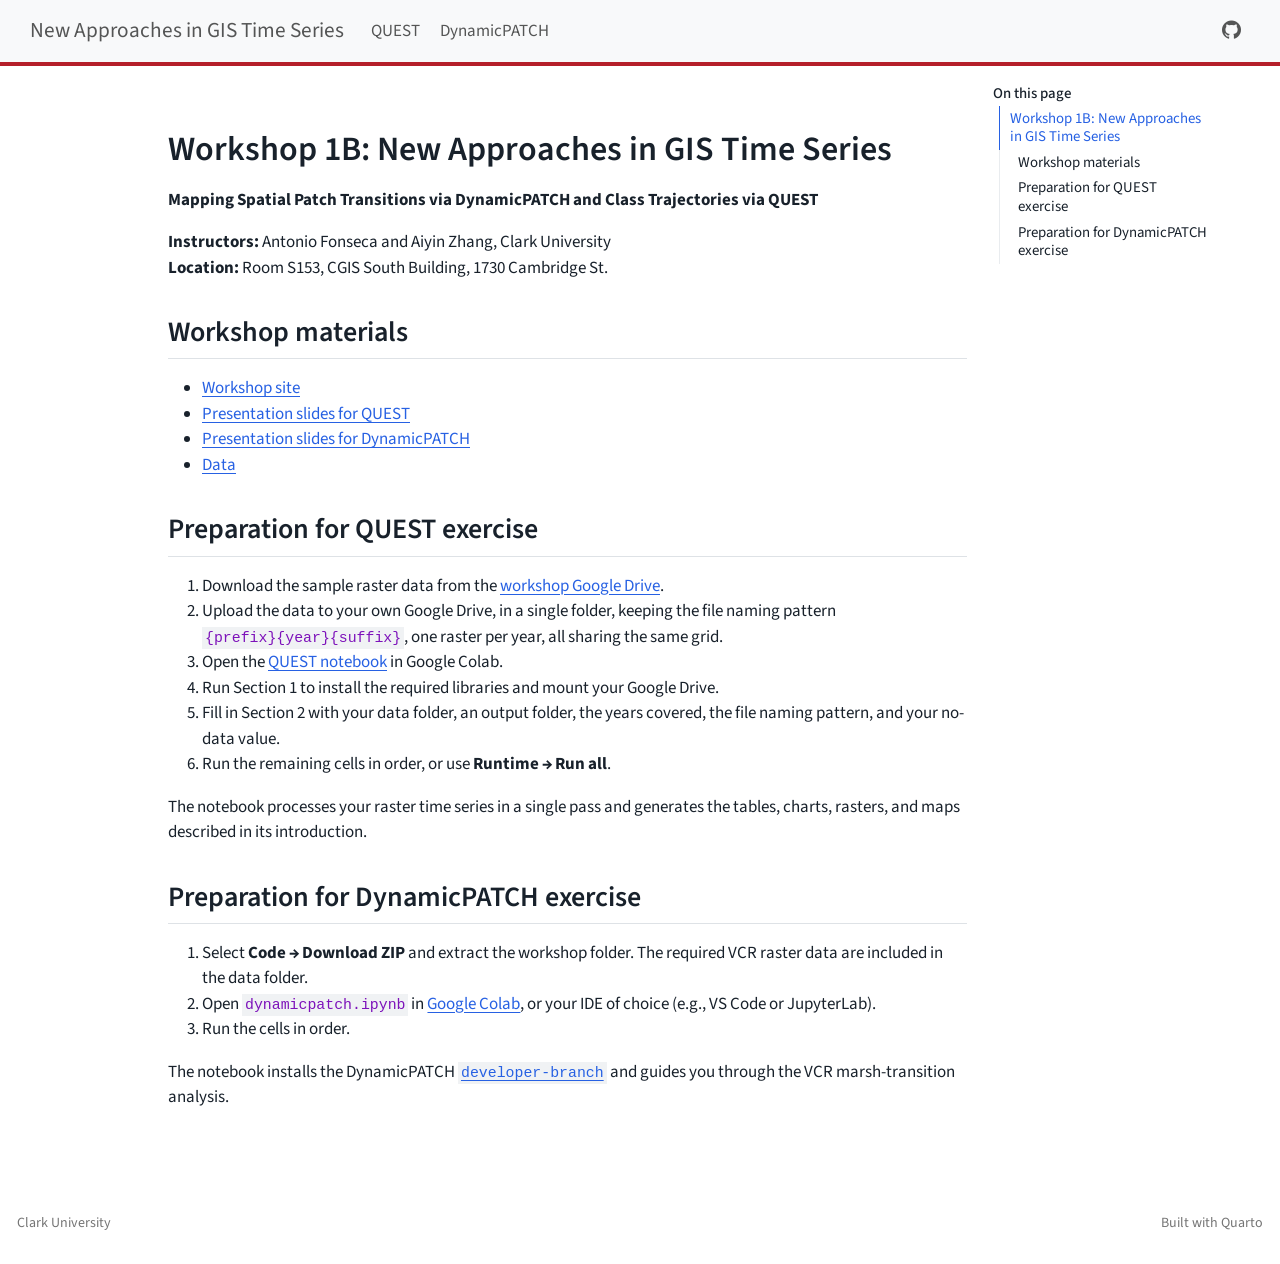
<file: index.html>
<!DOCTYPE html>
<html xmlns="http://www.w3.org/1999/xhtml" lang="en" xml:lang="en"><head>

<meta charset="utf-8">
<meta name="generator" content="quarto-1.10.18">

<meta name="viewport" content="width=device-width, initial-scale=1.0, user-scalable=yes">


<title>New Approaches in GIS Time Series</title>
<style>
/* Default styles provided by pandoc.
** See https://pandoc.org/MANUAL.html#variables-for-html for config info.
*/
span.smallcaps{font-variant: small-caps;}
div.columns{display: flex; gap: 1.5em;}
div.column{flex: auto;}
@media screen {
div.columns{gap: min(4vw, 1.5em);}
div.column{overflow-x: auto;}
}
div.hanging-indent{margin-left: 1.5em; text-indent: -1.5em;}
ul.task-list{list-style: none;}
ul.task-list li input[type="checkbox"] {
  width: 0.8em;
  margin: 0 0.8em 0.2em -1em; /* quarto-specific, see https://github.com/quarto-dev/quarto-cli/issues/4556 */ 
  vertical-align: middle;
}
</style>


<script src="site_libs/quarto-nav/quarto-nav.js"></script>
<script src="site_libs/quarto-nav/headroom.min.js"></script>
<script src="site_libs/clipboard/clipboard.min.js"></script>
<script src="site_libs/quarto-html/quarto.js" type="module"></script>
<script src="site_libs/quarto-html/tabsets/tabsets.js" type="module"></script>
<script src="site_libs/quarto-html/popper.min.js"></script>
<script src="site_libs/quarto-html/tippy.umd.min.js"></script>
<script src="site_libs/quarto-html/anchor.min.js"></script>
<link href="site_libs/quarto-html/tippy.css" rel="stylesheet">
<link href="site_libs/quarto-html/quarto-syntax-highlighting-64a204ab8560d761af7679ceaba22944.css" rel="stylesheet" id="quarto-text-highlighting-styles">
<script src="site_libs/bootstrap/bootstrap.min.js"></script>
<link href="site_libs/bootstrap/bootstrap-icons.css" rel="stylesheet">
<link href="site_libs/bootstrap/bootstrap-890df4807d457dbc410f87df85df408d.min.css" rel="stylesheet" append-hash="true" id="quarto-bootstrap" data-mode="light">
<script id="quarto-search-options" type="application/json">{
  "language": {
    "search-no-results-text": "No results",
    "search-matching-documents-text": "matching documents",
    "search-copy-link-title": "Copy link to search",
    "search-hide-matches-text": "Hide additional matches",
    "search-more-match-text": "more match in this document",
    "search-more-matches-text": "more matches in this document",
    "search-clear-button-title": "Clear",
    "search-text-placeholder": "",
    "search-detached-cancel-button-title": "Cancel",
    "search-submit-button-title": "Submit",
    "search-label": "Search"
  }
}</script>


<link rel="stylesheet" href="styles.css">
</head>

<body class="nav-fixed quarto-light">

<div id="quarto-search-results"></div>
  <header id="quarto-header" class="headroom fixed-top">
    <nav class="navbar navbar-expand-lg " data-bs-theme="dark">
      <div class="navbar-container container-fluid">
      <div class="navbar-brand-container mx-auto">
    <a class="navbar-brand" href="./index.html">
    <span class="navbar-title">New Approaches in GIS Time Series</span>
    </a>
  </div>
          <button class="navbar-toggler" type="button" data-bs-toggle="collapse" data-bs-target="#navbarCollapse" aria-controls="navbarCollapse" role="menu" aria-expanded="false" aria-label="Toggle navigation" onclick="if (window.quartoToggleHeadroom) { window.quartoToggleHeadroom(); }">
  <span class="navbar-toggler-icon"></span>
</button>
          <div class="collapse navbar-collapse" id="navbarCollapse">
            <ul class="navbar-nav navbar-nav-scroll me-auto">
  <li class="nav-item">
    <a class="nav-link" href="./QUEST_VCR_1990_2000_2010_2020.html"> 
<span class="menu-text">QUEST</span></a>
  </li>  
  <li class="nav-item">
    <a class="nav-link" href="./dynamicpatch.html"> 
<span class="menu-text">DynamicPATCH</span></a>
  </li>  
</ul>
            <ul class="navbar-nav navbar-nav-scroll ms-auto">
  <li class="nav-item compact">
    <a class="nav-link" href="https://github.com/zay1996/DynamicPATCH/tree/developer-branch"> <i class="bi bi-github" role="img" aria-label="DynamicPATCH developer branch on GitHub">
</i> 
<span class="menu-text"></span></a>
  </li>  
</ul>
          </div> <!-- /navcollapse -->
            <div class="quarto-navbar-tools">
</div>
      </div> <!-- /container-fluid -->
    </nav>
</header>
<!-- content -->
<div id="quarto-content" class="quarto-container page-columns page-rows-contents page-layout-article page-navbar">
<!-- sidebar -->
<!-- margin-sidebar -->
    <div id="quarto-margin-sidebar" class="sidebar margin-sidebar">
        <nav id="TOC" role="doc-toc" class="toc-active">
    <h2 id="toc-title">On this page</h2>
   
  <ul class="collapse">
  <li><a href="#workshop-1b-new-approaches-in-gis-time-series" id="toc-workshop-1b-new-approaches-in-gis-time-series" class="nav-link active" data-scroll-target="#workshop-1b-new-approaches-in-gis-time-series">Workshop 1B: New Approaches in GIS Time Series</a>
  <ul class="collapse">
  <li><a href="#workshop-materials" id="toc-workshop-materials" class="nav-link" data-scroll-target="#workshop-materials">Workshop materials</a></li>
  <li><a href="#preparation-for-quest-exercise" id="toc-preparation-for-quest-exercise" class="nav-link" data-scroll-target="#preparation-for-quest-exercise">Preparation for QUEST exercise</a></li>
  <li><a href="#preparation-for-dynamicpatch-exercise" id="toc-preparation-for-dynamicpatch-exercise" class="nav-link" data-scroll-target="#preparation-for-dynamicpatch-exercise">Preparation for DynamicPATCH exercise</a></li>
  </ul></li>
  </ul>
</nav>
    </div>
<!-- main -->
<main class="content" id="quarto-document-content"><header id="title-block-header" class="quarto-title-block"></header>




<section id="workshop-1b-new-approaches-in-gis-time-series" class="level1">
<h1>Workshop 1B: New Approaches in GIS Time Series</h1>
<p><strong>Mapping Spatial Patch Transitions via DynamicPATCH and Class Trajectories via QUEST</strong></p>
<p><strong>Instructors:</strong> Antonio Fonseca and Aiyin Zhang, Clark University<br>
<strong>Location:</strong> Room S153, CGIS South Building, 1730 Cambridge St.</p>
<section id="workshop-materials" class="level2">
<h2 class="anchored" data-anchor-id="workshop-materials">Workshop materials</h2>
<ul>
<li><a href="https://zay1996.github.io/Workshop_GIStimeseries/">Workshop site</a></li>
<li><a href="https://antoniovfonseca.github.io/summarize-change-components/quest-overview.html">Presentation slides for QUEST</a></li>
<li><a href="https://github.com/zay1996/Workshop_GIStimeseries/blob/main/assets/slides/workshop_DynamicPATCH.pptx">Presentation slides for DynamicPATCH</a></li>
<li><a href="https://github.com/zay1996/Workshop_GIStimeseries/tree/main/data">Data</a></li>
</ul>
</section>
<section id="preparation-for-quest-exercise" class="level2">
<h2 class="anchored" data-anchor-id="preparation-for-quest-exercise">Preparation for QUEST exercise</h2>
<ol type="1">
<li>Download the sample raster data from the <a href="https://drive.google.com/drive/folders/14Lfq2cC1YiIU6R-_Ad7WTLWRcgOANiyQ?usp=sharing">workshop Google Drive</a>.</li>
<li>Upload the data to your own Google Drive, in a single folder, keeping the file naming pattern <code>{prefix}{year}{suffix}</code>, one raster per year, all sharing the same grid.</li>
<li>Open the <a href="https://colab.research.google.com/github/zay1996/Workshop_GIStimeseries/blob/main/QUEST_VCR_1990_2000_2010_2020.ipynb">QUEST notebook</a> in Google Colab.</li>
<li>Run Section 1 to install the required libraries and mount your Google Drive.</li>
<li>Fill in Section 2 with your data folder, an output folder, the years covered, the file naming pattern, and your no-data value.</li>
<li>Run the remaining cells in order, or use <strong>Runtime → Run all</strong>.</li>
</ol>
<p>The notebook processes your raster time series in a single pass and generates the tables, charts, rasters, and maps described in its introduction.</p>
</section>
<section id="preparation-for-dynamicpatch-exercise" class="level2">
<h2 class="anchored" data-anchor-id="preparation-for-dynamicpatch-exercise">Preparation for DynamicPATCH exercise</h2>
<ol type="1">
<li>Select <strong>Code → Download ZIP</strong> and extract the workshop folder. The required VCR raster data are included in the data folder.</li>
<li>Open <code>dynamicpatch.ipynb</code> in <a href="https://colab.research.google.com/github/zay1996/Workshop_GIStimeseries/blob/main/dynamicpatch.ipynb">Google Colab</a>, or your IDE of choice (e.g., VS Code or JupyterLab).</li>
<li>Run the cells in order.</li>
</ol>
<p>The notebook installs the DynamicPATCH <a href="https://github.com/zay1996/DynamicPATCH/tree/developer-branch"><code>developer-branch</code></a> and guides you through the VCR marsh-transition analysis.</p>


</section>
</section>

</main> <!-- /main -->
<script id="quarto-html-after-body" type="application/javascript">
  window.document.addEventListener("DOMContentLoaded", function (event) {
    const icon = "";
    const anchorJS = new window.AnchorJS();
    anchorJS.options = {
      placement: 'right',
      icon: icon
    };
    anchorJS.add('.anchored');
    const isCodeAnnotation = (el) => {
      for (const clz of el.classList) {
        if (clz.startsWith('code-annotation-')) {                     
          return true;
        }
      }
      return false;
    }
    const onCopySuccess = function(e) {
      // button target
      const button = e.trigger;
      // don't keep focus
      button.blur();
      // flash "checked"
      button.classList.add('code-copy-button-checked');
      var currentTitle = button.getAttribute("title");
      button.setAttribute("title", "Copied!");
      let tooltip;
      if (window.bootstrap) {
        button.setAttribute("data-bs-toggle", "tooltip");
        button.setAttribute("data-bs-placement", "left");
        button.setAttribute("data-bs-title", "Copied!");
        tooltip = new bootstrap.Tooltip(button, 
          { trigger: "manual", 
            customClass: "code-copy-button-tooltip",
            offset: [0, -8]});
        tooltip.show();    
      }
      setTimeout(function() {
        if (tooltip) {
          tooltip.hide();
          button.removeAttribute("data-bs-title");
          button.removeAttribute("data-bs-toggle");
          button.removeAttribute("data-bs-placement");
        }
        button.setAttribute("title", currentTitle);
        button.classList.remove('code-copy-button-checked');
      }, 1000);
      // clear code selection
      e.clearSelection();
    }
    const getTextToCopy = function(trigger) {
      const outerScaffold = trigger.parentElement.cloneNode(true);
      const codeEl = outerScaffold.querySelector('code');
      for (const childEl of codeEl.children) {
        if (isCodeAnnotation(childEl)) {
          childEl.remove();
        }
      }
      return codeEl.innerText;
    }
    const clipboard = new window.ClipboardJS('.code-copy-button:not([data-in-quarto-modal])', {
      text: getTextToCopy
    });
    clipboard.on('success', onCopySuccess);
    if (window.document.getElementById('quarto-embedded-source-code-modal')) {
      const clipboardModal = new window.ClipboardJS('.code-copy-button[data-in-quarto-modal]', {
        text: getTextToCopy,
        container: window.document.getElementById('quarto-embedded-source-code-modal')
      });
      clipboardModal.on('success', onCopySuccess);
    }
      var localhostRegex = new RegExp(/^(?:http|https):\/\/localhost\:?[0-9]*\//);
      var mailtoRegex = new RegExp(/^mailto:/);
        var filterRegex = new RegExp("https:\/\/zay1996\.github\.io\/Workshop_GIStimeseries\/");
      var isInternal = (href) => {
          return filterRegex.test(href) || localhostRegex.test(href) || mailtoRegex.test(href);
      }
      // Inspect non-navigation links and adorn them if external
     var links = window.document.querySelectorAll('a[href]:not(.nav-link):not(.navbar-brand):not(.toc-action):not(.sidebar-link):not(.sidebar-item-toggle):not(.pagination-link):not(.no-external):not([aria-hidden]):not(.dropdown-item):not(.quarto-navigation-tool):not(.about-link)');
      for (var i=0; i<links.length; i++) {
        const link = links[i];
        if (!isInternal(link.href)) {
          // undo the damage that might have been done by quarto-nav.js in the case of
          // links that we want to consider external
          if (link.dataset.originalHref !== undefined) {
            link.href = link.dataset.originalHref;
          }
            // target, if specified
            link.setAttribute("target", "_blank");
            if (link.getAttribute("rel") === null) {
              link.setAttribute("rel", "noopener");
            }
        }
      }
    function tippyHover(el, contentFn, onTriggerFn, onUntriggerFn) {
      const config = {
        allowHTML: true,
        maxWidth: 500,
        delay: 100,
        arrow: false,
        appendTo: function(el) {
            return el.parentElement;
        },
        interactive: true,
        interactiveBorder: 10,
        theme: 'quarto',
        placement: 'bottom-start',
      };
      if (contentFn) {
        config.content = contentFn;
      }
      if (onTriggerFn) {
        config.onTrigger = onTriggerFn;
      }
      if (onUntriggerFn) {
        config.onUntrigger = onUntriggerFn;
      }
      window.tippy(el, config); 
    }
    const noterefs = window.document.querySelectorAll('a[role="doc-noteref"]');
    for (var i=0; i<noterefs.length; i++) {
      const ref = noterefs[i];
      tippyHover(ref, function() {
        // use id or data attribute instead here
        let href = ref.getAttribute('data-footnote-href') || ref.getAttribute('href');
        try { href = new URL(href).hash; } catch {}
        const id = href.replace(/^#\/?/, "");
        const note = window.document.getElementById(id);
        if (note) {
          return note.innerHTML;
        } else {
          return "";
        }
      });
    }
    const xrefs = window.document.querySelectorAll('a.quarto-xref');
    const processXRef = (id, note) => {
      // Strip column container classes
      const stripColumnClz = (el) => {
        el.classList.remove("page-full", "page-columns");
        if (el.children) {
          for (const child of el.children) {
            stripColumnClz(child);
          }
        }
      }
      stripColumnClz(note)
      if (id === null || id.startsWith('sec-')) {
        // Special case sections, only their first couple elements
        const container = document.createElement("div");
        if (note.children && note.children.length > 2) {
          container.appendChild(note.children[0].cloneNode(true));
          for (let i = 1; i < note.children.length; i++) {
            const child = note.children[i];
            if (child.tagName === "P" && child.innerText === "") {
              continue;
            } else {
              container.appendChild(child.cloneNode(true));
              break;
            }
          }
          if (window.Quarto?.typesetMath) {
            window.Quarto.typesetMath(container);
          }
          return container.innerHTML
        } else {
          if (window.Quarto?.typesetMath) {
            window.Quarto.typesetMath(note);
          }
          return note.innerHTML;
        }
      } else {
        // Remove any anchor links if they are present
        const anchorLink = note.querySelector('a.anchorjs-link');
        if (anchorLink) {
          anchorLink.remove();
        }
        if (window.Quarto?.typesetMath) {
          window.Quarto.typesetMath(note);
        }
        if (note.classList.contains("callout")) {
          return note.outerHTML;
        } else {
          return note.innerHTML;
        }
      }
    }
    for (var i=0; i<xrefs.length; i++) {
      const xref = xrefs[i];
      tippyHover(xref, undefined, function(instance) {
        instance.disable();
        let url = xref.getAttribute('href');
        let hash = undefined; 
        if (url.startsWith('#')) {
          hash = url;
        } else {
          try { hash = new URL(url).hash; } catch {}
        }
        if (hash) {
          const id = hash.replace(/^#\/?/, "");
          const note = window.document.getElementById(id);
          if (note !== null) {
            try {
              const html = processXRef(id, note.cloneNode(true));
              instance.setContent(html);
            } finally {
              instance.enable();
              instance.show();
            }
          } else {
            // See if we can fetch this
            fetch(url.split('#')[0])
            .then(res => res.text())
            .then(html => {
              const parser = new DOMParser();
              const htmlDoc = parser.parseFromString(html, "text/html");
              const note = htmlDoc.getElementById(id);
              if (note !== null) {
                const html = processXRef(id, note);
                instance.setContent(html);
              } 
            }).finally(() => {
              instance.enable();
              instance.show();
            });
          }
        } else {
          // See if we can fetch a full url (with no hash to target)
          // This is a special case and we should probably do some content thinning / targeting
          fetch(url)
          .then(res => res.text())
          .then(html => {
            const parser = new DOMParser();
            const htmlDoc = parser.parseFromString(html, "text/html");
            const note = htmlDoc.querySelector('main.content');
            if (note !== null) {
              // This should only happen for chapter cross references
              // (since there is no id in the URL)
              // remove the first header
              if (note.children.length > 0 && note.children[0].tagName === "HEADER") {
                note.children[0].remove();
              }
              const html = processXRef(null, note);
              instance.setContent(html);
            } 
          }).finally(() => {
            instance.enable();
            instance.show();
          });
        }
      }, function(instance) {
      });
    }
        let selectedAnnoteEl;
        const selectorForAnnotation = ( cell, annotation) => {
          let cellAttr = 'data-code-cell="' + cell + '"';
          let lineAttr = 'data-code-annotation="' +  annotation + '"';
          const selector = 'span[' + cellAttr + '][' + lineAttr + ']';
          return selector;
        }
        const selectCodeLines = (annoteEl) => {
          const doc = window.document;
          const targetCell = annoteEl.getAttribute("data-target-cell");
          const targetAnnotation = annoteEl.getAttribute("data-target-annotation");
          const annoteSpan = window.document.querySelector(selectorForAnnotation(targetCell, targetAnnotation));
          const lines = annoteSpan.getAttribute("data-code-lines").split(",");
          const lineIds = lines.map((line) => {
            return targetCell + "-" + line;
          })
          let top = null;
          let height = null;
          let parent = null;
          if (lineIds.length > 0) {
              //compute the position of the single el (top and bottom and make a div)
              const el = window.document.getElementById(lineIds[0]);
              top = el.offsetTop;
              height = el.offsetHeight;
              parent = el.parentElement.parentElement;
            if (lineIds.length > 1) {
              const lastEl = window.document.getElementById(lineIds[lineIds.length - 1]);
              const bottom = lastEl.offsetTop + lastEl.offsetHeight;
              height = bottom - top;
            }
            if (top !== null && height !== null && parent !== null) {
              // cook up a div (if necessary) and position it 
              let div = window.document.getElementById("code-annotation-line-highlight");
              if (div === null) {
                div = window.document.createElement("div");
                div.setAttribute("id", "code-annotation-line-highlight");
                div.style.position = 'absolute';
                parent.appendChild(div);
              }
              div.style.top = top - 2 + "px";
              div.style.height = height + 4 + "px";
              div.style.left = 0;
              let gutterDiv = window.document.getElementById("code-annotation-line-highlight-gutter");
              if (gutterDiv === null) {
                gutterDiv = window.document.createElement("div");
                gutterDiv.setAttribute("id", "code-annotation-line-highlight-gutter");
                gutterDiv.style.position = 'absolute';
                const codeCell = window.document.getElementById(targetCell);
                const gutter = codeCell.querySelector('.code-annotation-gutter');
                gutter.appendChild(gutterDiv);
              }
              gutterDiv.style.top = top - 2 + "px";
              gutterDiv.style.height = height + 4 + "px";
            }
            selectedAnnoteEl = annoteEl;
          }
        };
        const unselectCodeLines = () => {
          const elementsIds = ["code-annotation-line-highlight", "code-annotation-line-highlight-gutter"];
          elementsIds.forEach((elId) => {
            const div = window.document.getElementById(elId);
            if (div) {
              div.remove();
            }
          });
          selectedAnnoteEl = undefined;
        };
          // Handle positioning of the toggle
      window.addEventListener(
        "resize",
        throttle(() => {
          elRect = undefined;
          if (selectedAnnoteEl) {
            selectCodeLines(selectedAnnoteEl);
          }
        }, 10)
      );
      function throttle(fn, ms) {
      let throttle = false;
      let timer;
        return (...args) => {
          if(!throttle) { // first call gets through
              fn.apply(this, args);
              throttle = true;
          } else { // all the others get throttled
              if(timer) clearTimeout(timer); // cancel #2
              timer = setTimeout(() => {
                fn.apply(this, args);
                timer = throttle = false;
              }, ms);
          }
        };
      }
        // Attach click handler to the DT
        const annoteDls = window.document.querySelectorAll('dt[data-target-cell]');
        for (const annoteDlNode of annoteDls) {
          annoteDlNode.addEventListener('click', (event) => {
            const clickedEl = event.target;
            if (clickedEl !== selectedAnnoteEl) {
              unselectCodeLines();
              const activeEl = window.document.querySelector('dt[data-target-cell].code-annotation-active');
              if (activeEl) {
                activeEl.classList.remove('code-annotation-active');
              }
              selectCodeLines(clickedEl);
              clickedEl.classList.add('code-annotation-active');
            } else {
              // Unselect the line
              unselectCodeLines();
              clickedEl.classList.remove('code-annotation-active');
            }
          });
        }
    const findCites = (el) => {
      const parentEl = el.parentElement;
      if (parentEl) {
        const cites = parentEl.dataset.cites;
        if (cites) {
          return {
            el,
            cites: cites.split(' ')
          };
        } else {
          return findCites(el.parentElement)
        }
      } else {
        return undefined;
      }
    };
    var bibliorefs = window.document.querySelectorAll('a[role="doc-biblioref"]');
    for (var i=0; i<bibliorefs.length; i++) {
      const ref = bibliorefs[i];
      const citeInfo = findCites(ref);
      if (citeInfo) {
        tippyHover(citeInfo.el, function() {
          var popup = window.document.createElement('div');
          citeInfo.cites.forEach(function(cite) {
            var citeDiv = window.document.createElement('div');
            citeDiv.classList.add('hanging-indent');
            citeDiv.classList.add('csl-entry');
            var biblioDiv = window.document.getElementById('ref-' + cite);
            if (biblioDiv) {
              citeDiv.innerHTML = biblioDiv.innerHTML;
            }
            popup.appendChild(citeDiv);
          });
          return popup.innerHTML;
        });
      }
    }
  });
  </script>
</div> <!-- /content -->
<footer class="footer">
  <div class="nav-footer">
    <div class="nav-footer-left">
<p>Clark University</p>
</div>   
    <div class="nav-footer-center">
      &nbsp;
    </div>
    <div class="nav-footer-right">
<p>Built with Quarto</p>
</div>
  </div>
</footer>




</body></html>
</file>
<file: site_libs/quarto-html/tippy.css>
.tippy-box[data-animation=fade][data-state=hidden]{opacity:0}[data-tippy-root]{max-width:calc(100vw - 10px)}.tippy-box{position:relative;background-color:#333;color:#fff;border-radius:4px;font-size:14px;line-height:1.4;white-space:normal;outline:0;transition-property:transform,visibility,opacity}.tippy-box[data-placement^=top]>.tippy-arrow{bottom:0}.tippy-box[data-placement^=top]>.tippy-arrow:before{bottom:-7px;left:0;border-width:8px 8px 0;border-top-color:initial;transform-origin:center top}.tippy-box[data-placement^=bottom]>.tippy-arrow{top:0}.tippy-box[data-placement^=bottom]>.tippy-arrow:before{top:-7px;left:0;border-width:0 8px 8px;border-bottom-color:initial;transform-origin:center bottom}.tippy-box[data-placement^=left]>.tippy-arrow{right:0}.tippy-box[data-placement^=left]>.tippy-arrow:before{border-width:8px 0 8px 8px;border-left-color:initial;right:-7px;transform-origin:center left}.tippy-box[data-placement^=right]>.tippy-arrow{left:0}.tippy-box[data-placement^=right]>.tippy-arrow:before{left:-7px;border-width:8px 8px 8px 0;border-right-color:initial;transform-origin:center right}.tippy-box[data-inertia][data-state=visible]{transition-timing-function:cubic-bezier(.54,1.5,.38,1.11)}.tippy-arrow{width:16px;height:16px;color:#333}.tippy-arrow:before{content:"";position:absolute;border-color:transparent;border-style:solid}.tippy-content{position:relative;padding:5px 9px;z-index:1}
</file>
<file: site_libs/quarto-html/quarto-syntax-highlighting-64a204ab8560d761af7679ceaba22944.css>
/* quarto syntax highlight colors */
:root {
  --quarto-hl-ot-color: #003B4F;
  --quarto-hl-at-color: #657422;
  --quarto-hl-ss-color: #20794D;
  --quarto-hl-an-color: #5E5E5E;
  --quarto-hl-fu-color: #4758AB;
  --quarto-hl-st-color: #20794D;
  --quarto-hl-cf-color: #003B4F;
  --quarto-hl-op-color: #5E5E5E;
  --quarto-hl-er-color: #AD0000;
  --quarto-hl-bn-color: #AD0000;
  --quarto-hl-al-color: #AD0000;
  --quarto-hl-va-color: #111111;
  --quarto-hl-bu-color: inherit;
  --quarto-hl-ex-color: inherit;
  --quarto-hl-pp-color: #AD0000;
  --quarto-hl-in-color: #5E5E5E;
  --quarto-hl-vs-color: #20794D;
  --quarto-hl-wa-color: #5E5E5E;
  --quarto-hl-do-color: #5E5E5E;
  --quarto-hl-im-color: #00769E;
  --quarto-hl-ch-color: #20794D;
  --quarto-hl-dt-color: #AD0000;
  --quarto-hl-fl-color: #AD0000;
  --quarto-hl-co-color: #5E5E5E;
  --quarto-hl-cv-color: #5E5E5E;
  --quarto-hl-cn-color: #8f5902;
  --quarto-hl-sc-color: #5E5E5E;
  --quarto-hl-dv-color: #AD0000;
  --quarto-hl-kw-color: #003B4F;
}

/* other quarto variables */
:root {
  --quarto-font-monospace: SFMono-Regular, Menlo, Monaco, Consolas, "Liberation Mono", "Courier New", monospace;
}

/* syntax highlight based on Pandoc's rules */
pre > code.sourceCode > span {
  color: #003B4F;
}

code.sourceCode > span {
  color: #003B4F;
}

div.sourceCode,
div.sourceCode pre.sourceCode {
  color: #003B4F;
}

/* Normal */
code span {
  color: #003B4F;
}

/* Alert */
code span.al {
  color: #AD0000;
  font-style: inherit;
}

/* Annotation */
code span.an {
  color: #5E5E5E;
  font-style: inherit;
}

/* Attribute */
code span.at {
  color: #657422;
  font-style: inherit;
}

/* BaseN */
code span.bn {
  color: #AD0000;
  font-style: inherit;
}

/* BuiltIn */
code span.bu {
  font-style: inherit;
}

/* ControlFlow */
code span.cf {
  color: #003B4F;
  font-weight: bold;
  font-style: inherit;
}

/* Char */
code span.ch {
  color: #20794D;
  font-style: inherit;
}

/* Constant */
code span.cn {
  color: #8f5902;
  font-style: inherit;
}

/* Comment */
code span.co {
  color: #5E5E5E;
  font-style: inherit;
}

/* CommentVar */
code span.cv {
  color: #5E5E5E;
  font-style: italic;
}

/* Documentation */
code span.do {
  color: #5E5E5E;
  font-style: italic;
}

/* DataType */
code span.dt {
  color: #AD0000;
  font-style: inherit;
}

/* DecVal */
code span.dv {
  color: #AD0000;
  font-style: inherit;
}

/* Error */
code span.er {
  color: #AD0000;
  font-style: inherit;
}

/* Extension */
code span.ex {
  font-style: inherit;
}

/* Float */
code span.fl {
  color: #AD0000;
  font-style: inherit;
}

/* Function */
code span.fu {
  color: #4758AB;
  font-style: inherit;
}

/* Import */
code span.im {
  color: #00769E;
  font-style: inherit;
}

/* Information */
code span.in {
  color: #5E5E5E;
  font-style: inherit;
}

/* Keyword */
code span.kw {
  color: #003B4F;
  font-weight: bold;
  font-style: inherit;
}

/* Operator */
code span.op {
  color: #5E5E5E;
  font-style: inherit;
}

/* Other */
code span.ot {
  color: #003B4F;
  font-style: inherit;
}

/* Preprocessor */
code span.pp {
  color: #AD0000;
  font-style: inherit;
}

/* SpecialChar */
code span.sc {
  color: #5E5E5E;
  font-style: inherit;
}

/* SpecialString */
code span.ss {
  color: #20794D;
  font-style: inherit;
}

/* String */
code span.st {
  color: #20794D;
  font-style: inherit;
}

/* Variable */
code span.va {
  color: #111111;
  font-style: inherit;
}

/* VerbatimString */
code span.vs {
  color: #20794D;
  font-style: inherit;
}

/* Warning */
code span.wa {
  color: #5E5E5E;
  font-style: italic;
}

.prevent-inlining {
  content: "</";
}

/*# sourceMappingURL=9d8d5bb603a83b8298b89080a598c93b.css.map */
</file>
<file: styles.css>
:root {
  --workshop-red: #b51f2a;
  --workshop-ink: #18212b;
  --workshop-soft: #f5f1ed;
}

body {
  color: var(--workshop-ink);
}

.navbar {
  border-bottom: 4px solid var(--workshop-red);
}

.workshop-hero {
  padding: 3.3rem clamp(1.5rem, 5vw, 5rem);
  margin: -1rem -0.75rem 2.25rem;
  color: white;
  background: linear-gradient(125deg, #70111a, var(--workshop-red) 62%, #d94d4d);
}

.workshop-hero h2 {
  max-width: 980px;
  margin-top: 0;
  font-size: clamp(2rem, 4vw, 3.4rem);
  line-height: 1.05;
}

.workshop-hero h3 {
  max-width: 980px;
  margin: 1rem 0 1.6rem;
  color: #fff7f3;
  font-weight: 500;
}

.hero-actions {
  display: flex;
  flex-wrap: wrap;
  gap: 0.8rem;
  margin-top: 1.5rem;
}

.workshop-hero .btn-primary {
  color: var(--workshop-red);
  background: white;
  border-color: white;
}

.workshop-hero .btn-outline-primary {
  color: white;
  border-color: white;
}

.results-grid {
  display: grid;
  grid-template-columns: repeat(2, minmax(0, 1fr));
  gap: 1.2rem;
}

.results-grid p {
  margin: 0;
}

.results-grid img {
  width: 100%;
  height: 100%;
  object-fit: contain;
  border: 1px solid #ded7d0;
  background: white;
}

table {
  font-size: 1rem;
}

@media (max-width: 780px) {
  .results-grid {
    grid-template-columns: 1fr;
  }
}
</file>
